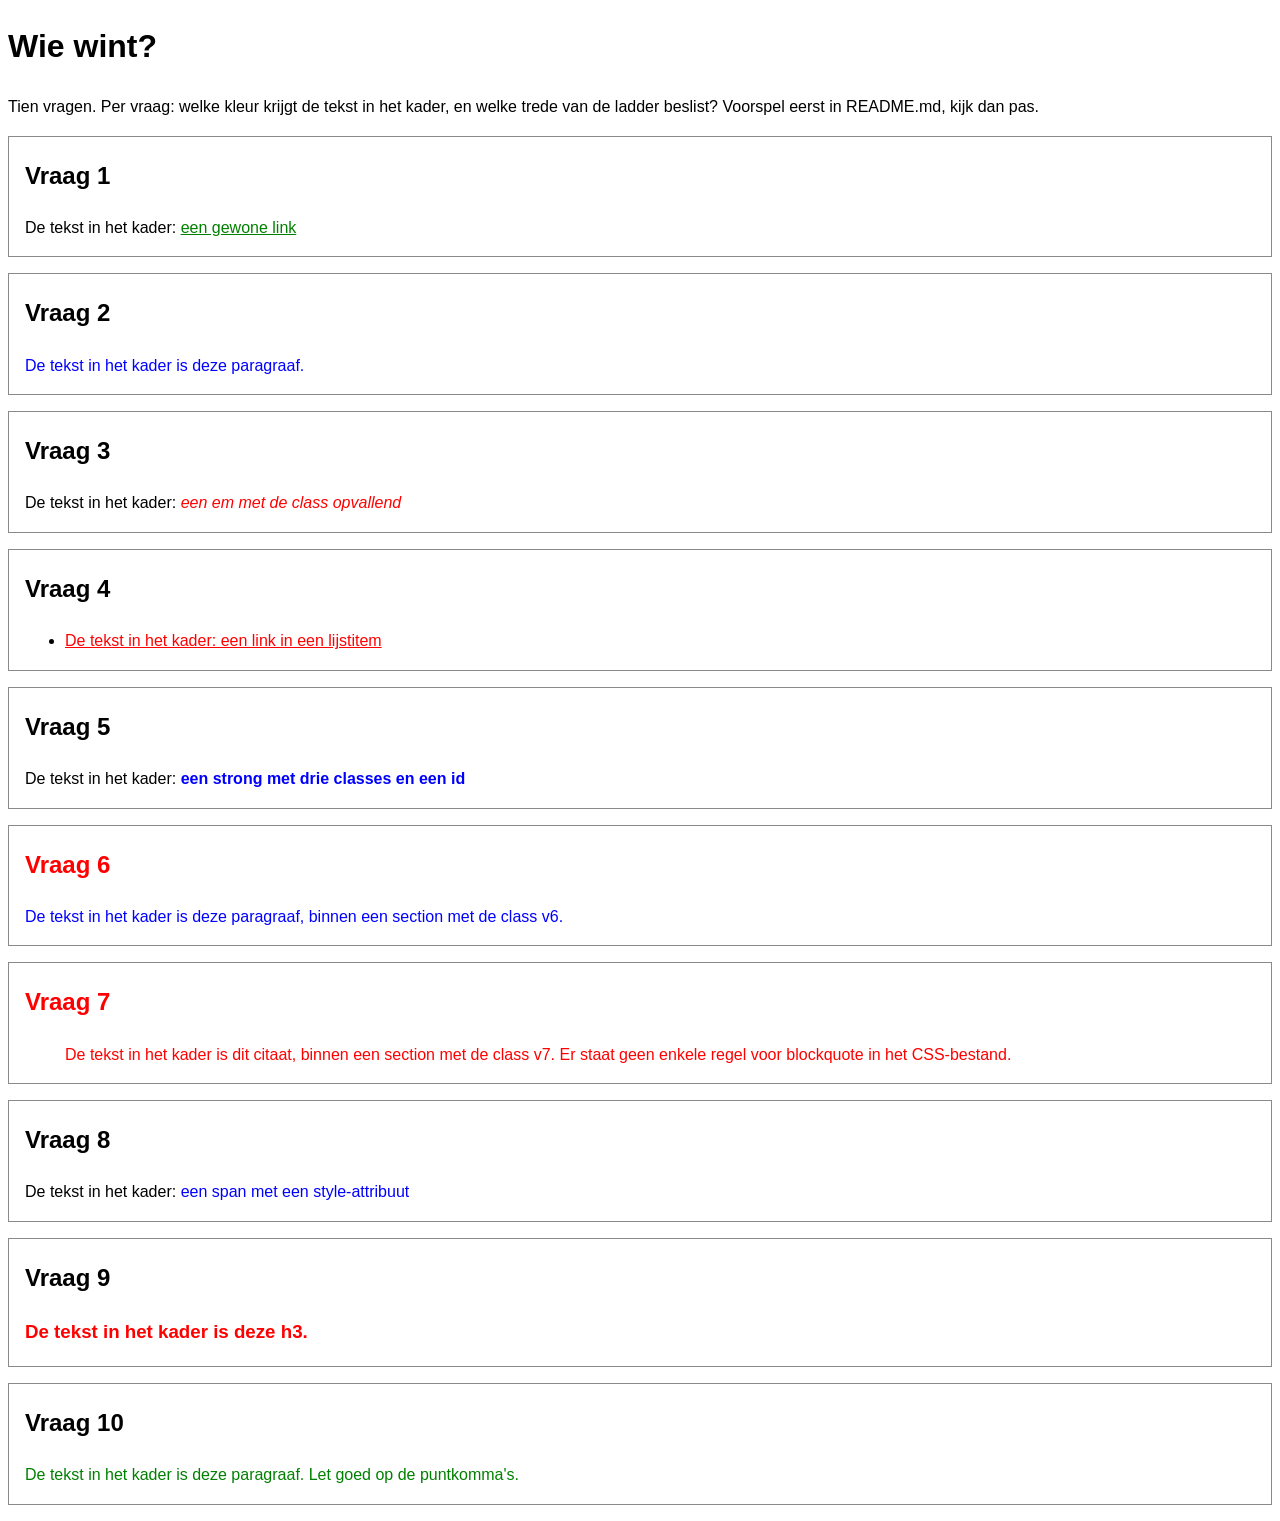
<file: labo-02/cascade/index.html>
<!-- index.html - oefening 3: voorspel, dan kijk. Wijzig dit bestand niet. -->
<!doctype html>
<html lang="nl">
  <head>
    <meta charset="utf-8">
    <meta name="viewport" content="width=device-width, initial-scale=1">
    <title>Wie wint? Tien vragen over de cascade</title>
    <link rel="stylesheet" href="css/stijl.css">
  </head>
  <body>
    <h1>Wie wint?</h1>
    <p>Tien vragen. Per vraag: welke kleur krijgt de tekst in het kader, en welke trede van de ladder beslist? Voorspel eerst in README.md, kijk dan pas.</p>

    <section class="vraag v1">
      <h2>Vraag 1</h2>
      <p>De tekst in het kader: <a href="#">een gewone link</a></p>
    </section>

    <section class="vraag v2">
      <h2>Vraag 2</h2>
      <p class="v2-tekst">De tekst in het kader is deze paragraaf.</p>
    </section>

    <section class="vraag v3">
      <h2>Vraag 3</h2>
      <p>De tekst in het kader: <em class="opvallend">een em met de class opvallend</em></p>
    </section>

    <section class="vraag v4">
      <h2>Vraag 4</h2>
      <ul>
        <li><a href="#">De tekst in het kader: een link in een lijstitem</a></li>
      </ul>
    </section>

    <section class="vraag v5">
      <h2>Vraag 5</h2>
      <p>De tekst in het kader: <strong class="een twee drie" id="v5-tekst">een strong met drie classes en een id</strong></p>
    </section>

    <section class="vraag v6">
      <h2>Vraag 6</h2>
      <p class="v6-tekst">De tekst in het kader is deze paragraaf, binnen een section met de class v6.</p>
    </section>

    <section class="vraag v7">
      <h2>Vraag 7</h2>
      <blockquote>De tekst in het kader is dit citaat, binnen een section met de class v7. Er staat geen enkele regel voor blockquote in het CSS-bestand.</blockquote>
    </section>

    <section class="vraag v8">
      <h2>Vraag 8</h2>
      <p>De tekst in het kader: <span class="v8-tekst" style="color: blue">een span met een style-attribuut</span></p>
    </section>

    <section class="vraag v9">
      <h2>Vraag 9</h2>
      <h3 class="v9-tekst">De tekst in het kader is deze h3.</h3>
    </section>

    <section class="vraag v10">
      <h2>Vraag 10</h2>
      <p class="v10-tekst">De tekst in het kader is deze paragraaf. Let goed op de puntkomma's.</p>
    </section>
  </body>
</html>
</file>
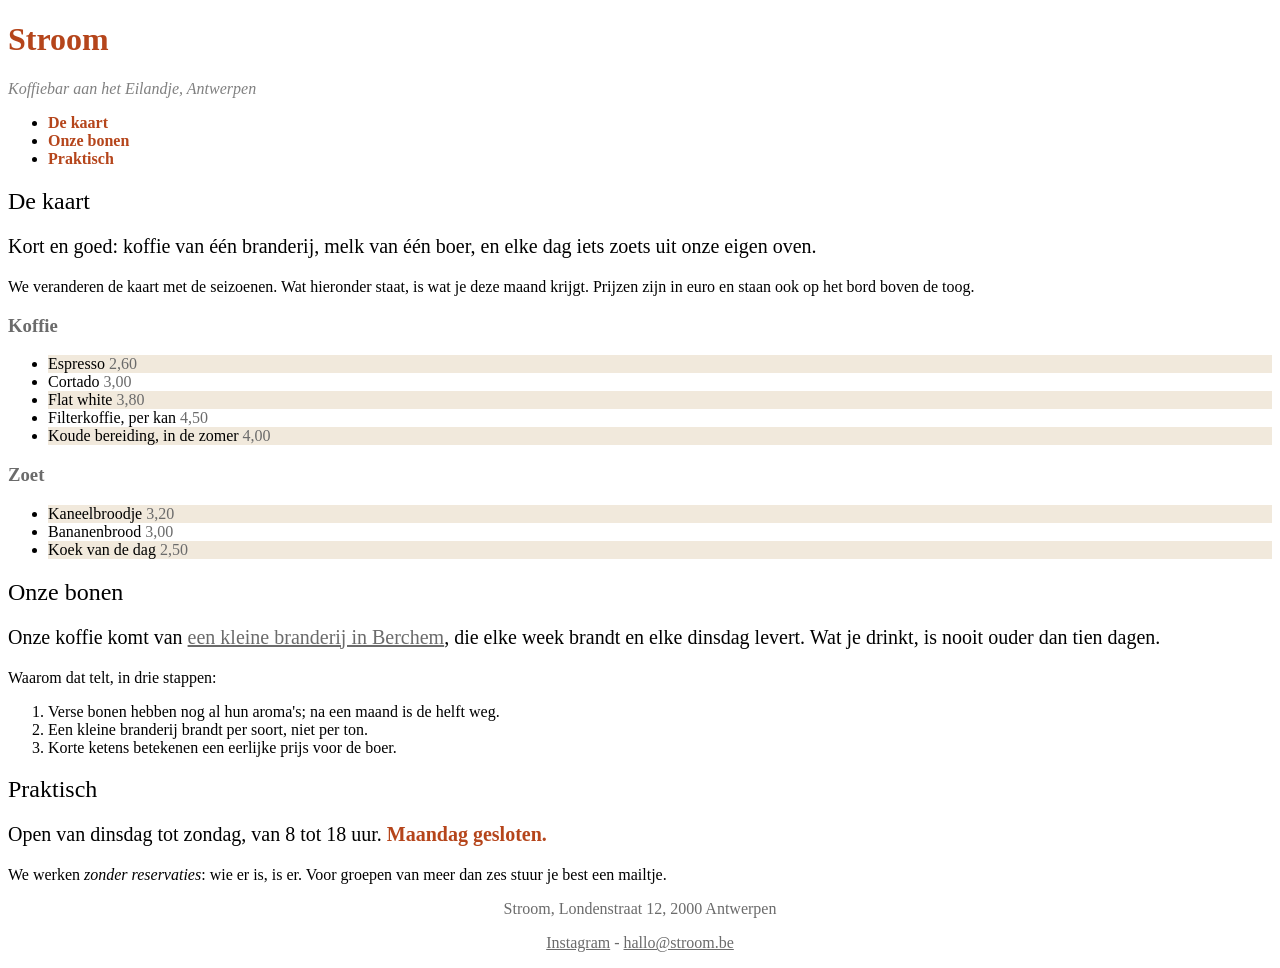
<file: labo-02/nabouw/index.html>
<!-- index.html - nabouw labo 2. Dit bestand mag je NIET wijzigen: geen class erbij, geen element verplaatst, geen style-attribuut. Jij schrijft css/stijl.css. -->
<!--
  Wat het screenshot niet kan tonen (hover en focus):
  - links in de navigatie: accentkleur, vet, geen onderstreping;
    bij hover en focus: inktkleur en onderstreept
  - links in main: accentkleur, onderstreept;
    bij hover en focus: papierkleur op een achtergrond in de accentkleur
  - links in de footer: gedempte kleur; bij hover en focus: accentkleur
-->
<!doctype html>
<html lang="nl">
  <head>
    <meta charset="utf-8">
    <meta name="viewport" content="width=device-width, initial-scale=1">
    <title>Stroom - koffiebar aan het Eilandje</title>
    <link rel="stylesheet" href="css/stijl.css">
  </head>
  <body>
    <header>
      <h1>Stroom</h1>
      <p class="slogan">Koffiebar aan het Eilandje, Antwerpen</p>
      <nav>
        <ul>
          <li><a href="#kaart">De kaart</a></li>
          <li><a href="#bonen">Onze bonen</a></li>
          <li><a href="#praktisch">Praktisch</a></li>
        </ul>
      </nav>
    </header>

    <main>
      <article>
        <h2 id="kaart">De kaart</h2>
        <p class="intro">Kort en goed: koffie van één branderij, melk van één boer, en elke dag iets zoets uit onze eigen oven.</p>
        <p>We veranderen de kaart met de seizoenen. Wat hieronder staat, is wat je deze maand krijgt. Prijzen zijn in euro en staan ook op het bord boven de toog.</p>

        <h3>Koffie</h3>
        <ul class="kaart">
          <li>Espresso <span class="prijs">2,60</span></li>
          <li>Cortado <span class="prijs">3,00</span></li>
          <li>Flat white <span class="prijs">3,80</span></li>
          <li>Filterkoffie, per kan <span class="prijs">4,50</span></li>
          <li>Koude bereiding, in de zomer <span class="prijs">4,00</span></li>
        </ul>

        <h3>Zoet</h3>
        <ul class="kaart">
          <li>Kaneelbroodje <span class="prijs">3,20</span></li>
          <li>Bananenbrood <span class="prijs">3,00</span></li>
          <li>Koek van de dag <span class="prijs">2,50</span></li>
        </ul>

        <h2 id="bonen">Onze bonen</h2>
        <p>Onze koffie komt van <a href="https://www.example.be">een kleine branderij in Berchem</a>, die elke week brandt en elke dinsdag levert. Wat je drinkt, is nooit ouder dan tien dagen.</p>
        <p>Waarom dat telt, in drie stappen:</p>
        <ol>
          <li>Verse bonen hebben nog al hun aroma's; na een maand is de helft weg.</li>
          <li>Een kleine branderij brandt per soort, niet per ton.</li>
          <li>Korte ketens betekenen een eerlijke prijs voor de boer.</li>
        </ol>

        <h2 id="praktisch">Praktisch</h2>
        <p>Open van dinsdag tot zondag, van 8 tot 18 uur. <strong>Maandag gesloten.</strong></p>
        <p>We werken <em>zonder reservaties</em>: wie er is, is er. Voor groepen van meer dan zes stuur je best een mailtje.</p>
      </article>
    </main>

    <footer>
      <p>Stroom, Londenstraat 12, 2000 Antwerpen</p>
      <p><a href="https://www.instagram.com">Instagram</a> - <a href="mailto:hallo@stroom.be">hallo@stroom.be</a></p>
    </footer>
  </body>
</html>
</file>
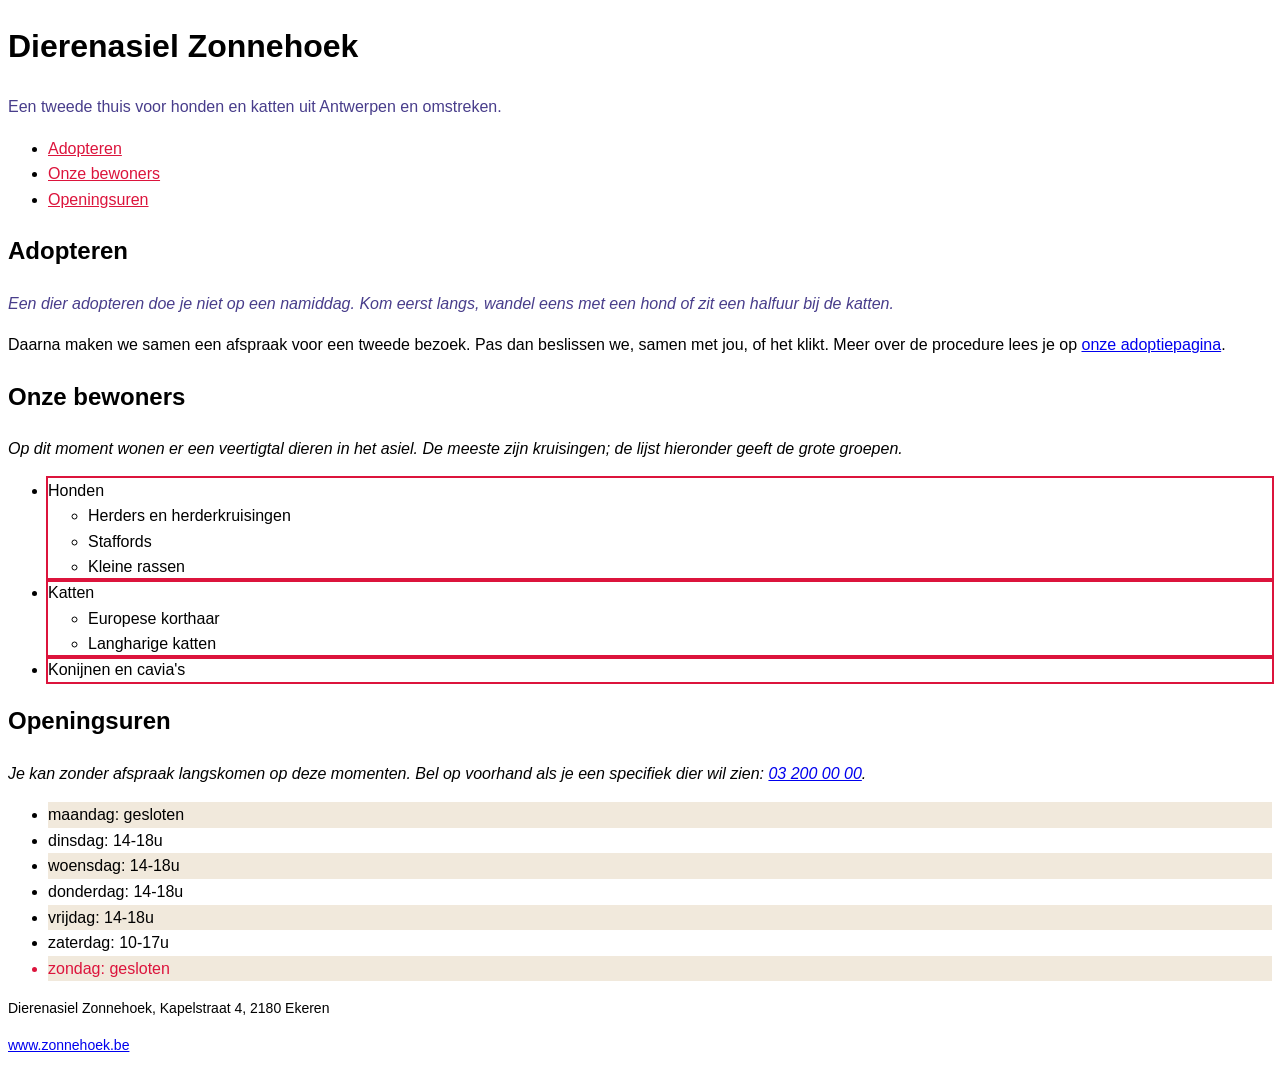
<file: labo-02/selectors/index.html>
<!-- index.html - oefening 2: selectors. Wijzig dit bestand niet; alles wat je nodig hebt, staat erin. -->
<!doctype html>
<html lang="nl">
  <head>
    <meta charset="utf-8">
    <meta name="viewport" content="width=device-width, initial-scale=1">
    <title>Dierenasiel Zonnehoek</title>
    <link rel="stylesheet" href="css/stijl.css">
  </head>
  <body>
    <header>
      <h1>Dierenasiel Zonnehoek</h1>
      <p class="slogan">Een tweede thuis voor honden en katten uit Antwerpen en omstreken.</p>
      <nav>
        <ul>
          <li><a href="#adopteren">Adopteren</a></li>
          <li><a href="#rassen">Onze bewoners</a></li>
          <li><a href="#uren">Openingsuren</a></li>
        </ul>
      </nav>
    </header>

    <main>
      <article>
        <h2 id="adopteren">Adopteren</h2>
        <p class="intro">Een dier adopteren doe je niet op een namiddag. Kom eerst langs, wandel eens met een hond of zit een halfuur bij de katten.</p>
        <p>Daarna maken we samen een afspraak voor een tweede bezoek. Pas dan beslissen we, samen met jou, of het klikt. Meer over de procedure lees je op <a href="https://www.zonnehoek.be/adoptie">onze adoptiepagina</a>.</p>

        <h2 id="rassen">Onze bewoners</h2>
        <p>Op dit moment wonen er een veertigtal dieren in het asiel. De meeste zijn kruisingen; de lijst hieronder geeft de grote groepen.</p>
        <ul class="rassen">
          <li>Honden
            <ul>
              <li>Herders en herderkruisingen</li>
              <li>Staffords</li>
              <li>Kleine rassen</li>
            </ul>
          </li>
          <li>Katten
            <ul>
              <li>Europese korthaar</li>
              <li>Langharige katten</li>
            </ul>
          </li>
          <li>Konijnen en cavia's</li>
        </ul>

        <h2 id="uren">Openingsuren</h2>
        <p>Je kan zonder afspraak langskomen op deze momenten. Bel op voorhand als je een specifiek dier wil zien: <a href="tel:+3232000000">03 200 00 00</a>.</p>
        <ul class="uren">
          <li>maandag: gesloten</li>
          <li>dinsdag: 14-18u</li>
          <li>woensdag: 14-18u</li>
          <li>donderdag: 14-18u</li>
          <li>vrijdag: 14-18u</li>
          <li>zaterdag: 10-17u</li>
          <li>zondag: gesloten</li>
        </ul>
      </article>
    </main>

    <footer>
      <p>Dierenasiel Zonnehoek, Kapelstraat 4, 2180 Ekeren</p>
      <p><a href="https://www.zonnehoek.be">www.zonnehoek.be</a></p>
    </footer>
  </body>
</html>
</file>
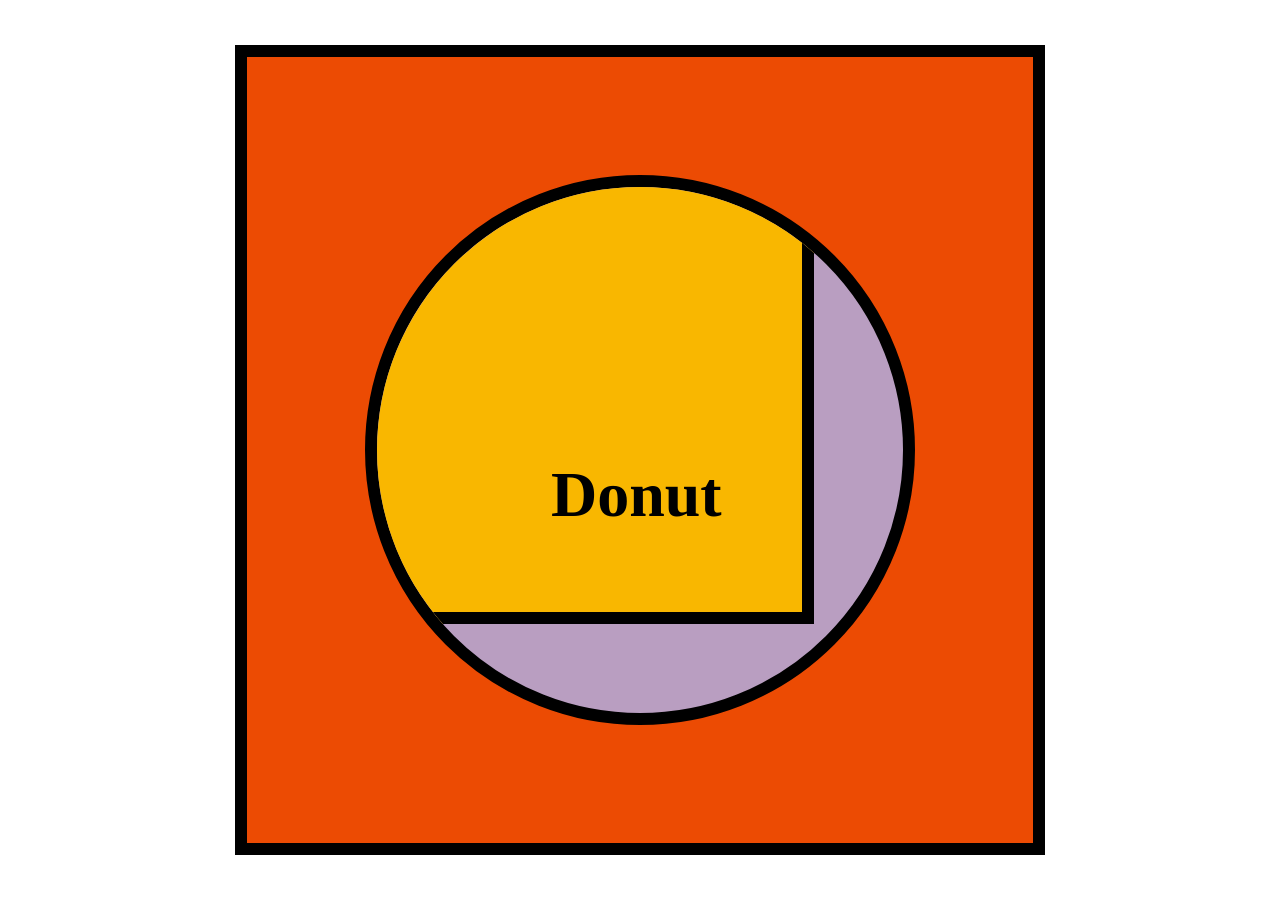
<file: labo-03/donut/index.html>
<!doctype html>
<html lang="en">
<head>
  <meta charset="utf-8">
  <meta name="viewport" content="width=device-width, initial-scale=1">
  <title>Labo 3 - Donut</title>
  <link rel="stylesheet" href="css/reset.css">
  <link rel="stylesheet" href="css/stijl.css">
</head>
<body>
  <!-- Do not change this file. Write your CSS in css/stijl.css. -->
  <main>
    <div>
      <h1>Donut</h1>
    </div>
  </main>
</body>
</html>
</file>
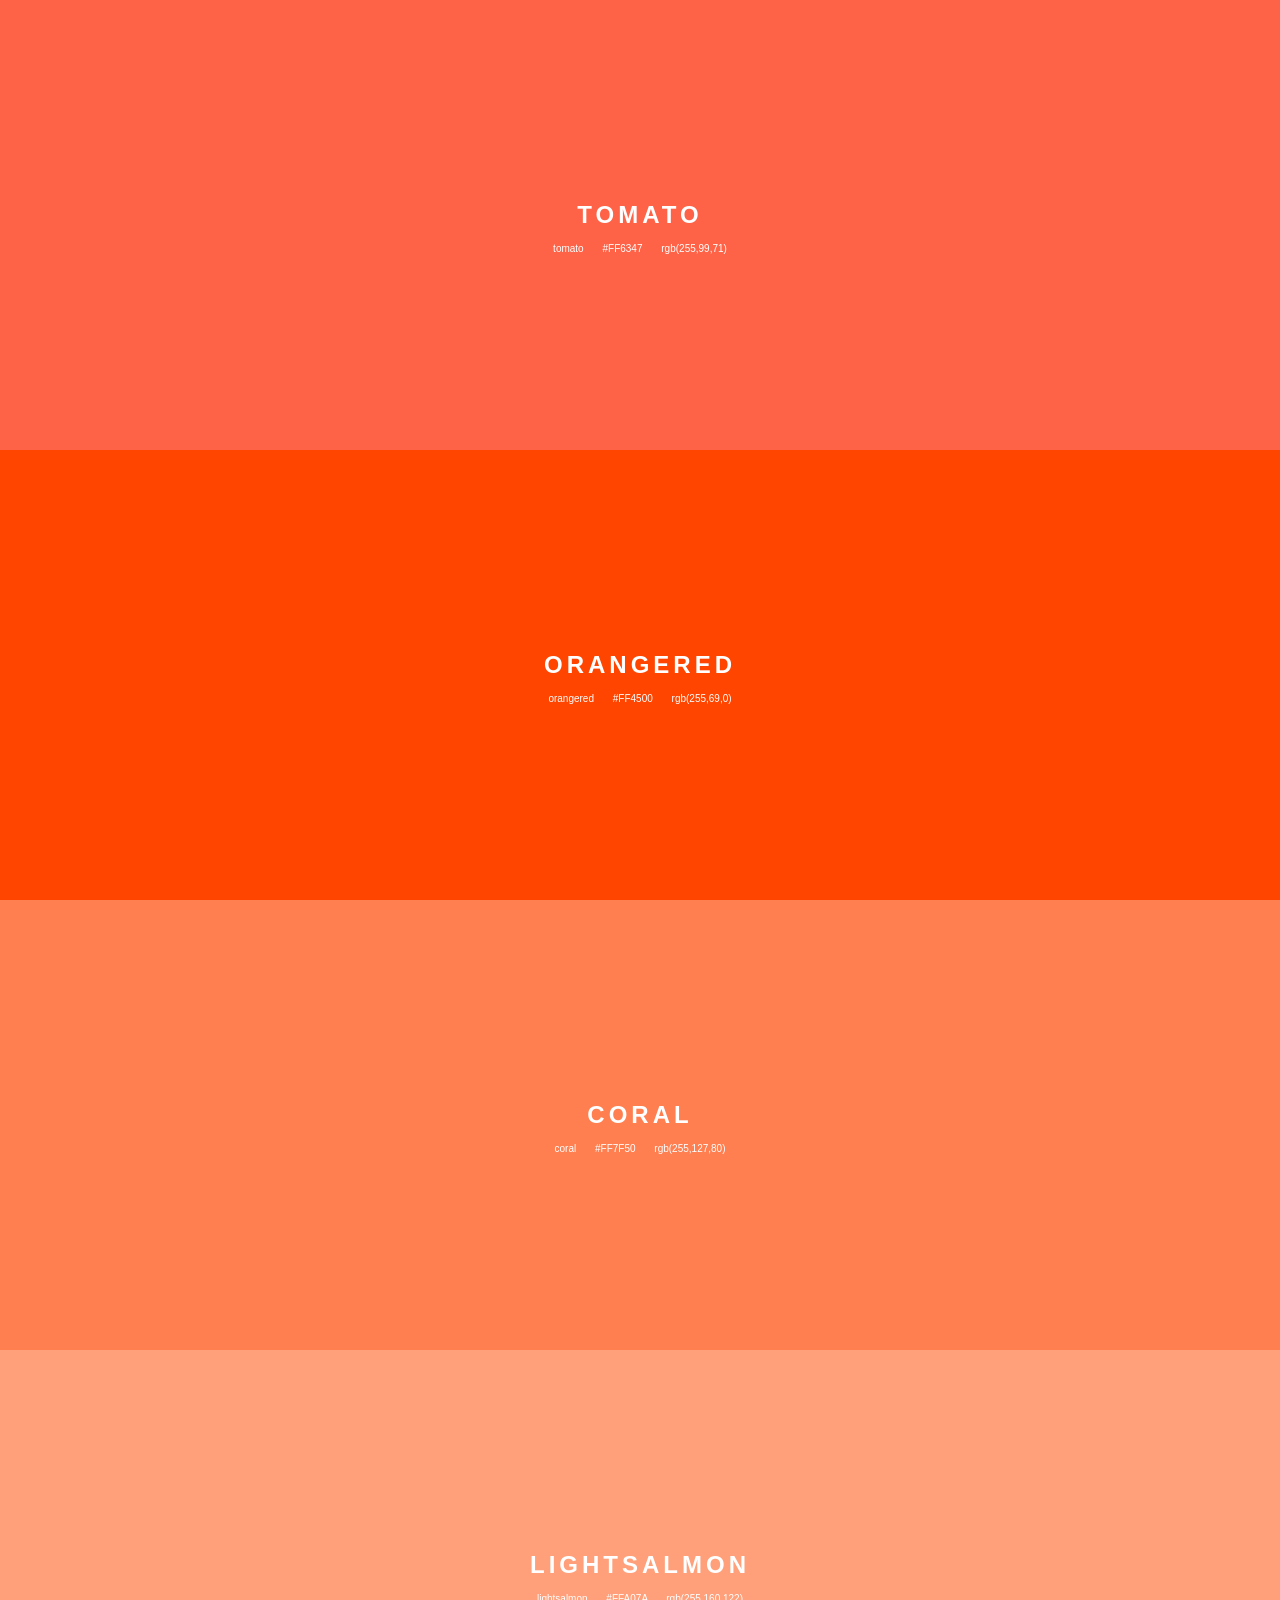
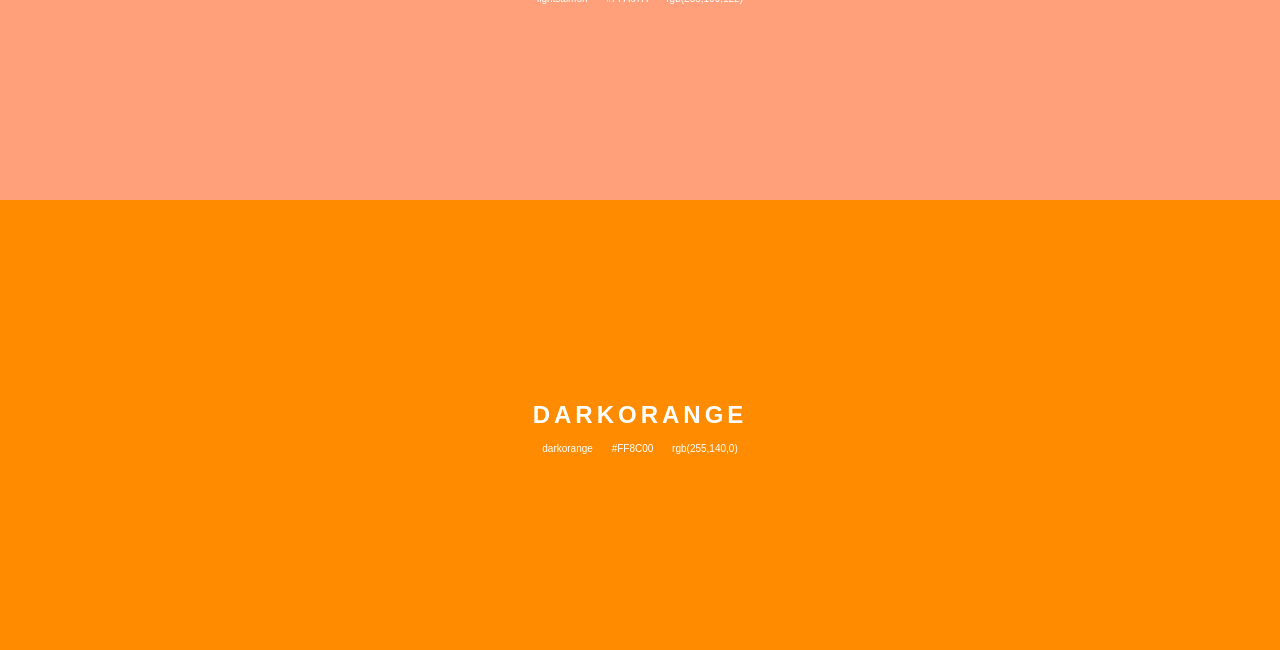
<file: labo-03/kleuren/index.html>
<!doctype html>
<html lang="en">
<head>
  <meta charset="utf-8">
  <meta name="viewport" content="width=device-width, initial-scale=1">
  <title>Labo 3 - Kleurenstalen</title>
  <link rel="stylesheet" href="css/reset.css">
  <link rel="stylesheet" href="css/stijl.css">
</head>
<body>
  <!-- Do not change this file. Write your CSS in css/stijl.css. -->
  <ul>
    <li class="tomato">
      <h2>TOMATO</h2>
      <p class="codes"><span>tomato</span> <span>#FF6347</span> <span>rgb(255,99,71)</span></p>
    </li>
    <li class="orangered">
      <h2>ORANGERED</h2>
      <p class="codes"><span>orangered</span> <span>#FF4500</span> <span>rgb(255,69,0)</span></p>
    </li>
    <li class="coral">
      <h2>CORAL</h2>
      <p class="codes"><span>coral</span> <span>#FF7F50</span> <span>rgb(255,127,80)</span></p>
    </li>
    <li class="lightsalmon">
      <h2>LIGHTSALMON</h2>
      <p class="codes"><span>lightsalmon</span> <span>#FFA07A</span> <span>rgb(255,160,122)</span></p>
    </li>
    <li class="darkorange">
      <h2>DARKORANGE</h2>
      <p class="codes"><span>darkorange</span> <span>#FF8C00</span> <span>rgb(255,140,0)</span></p>
    </li>
  </ul>
</body>
</html>
</file>
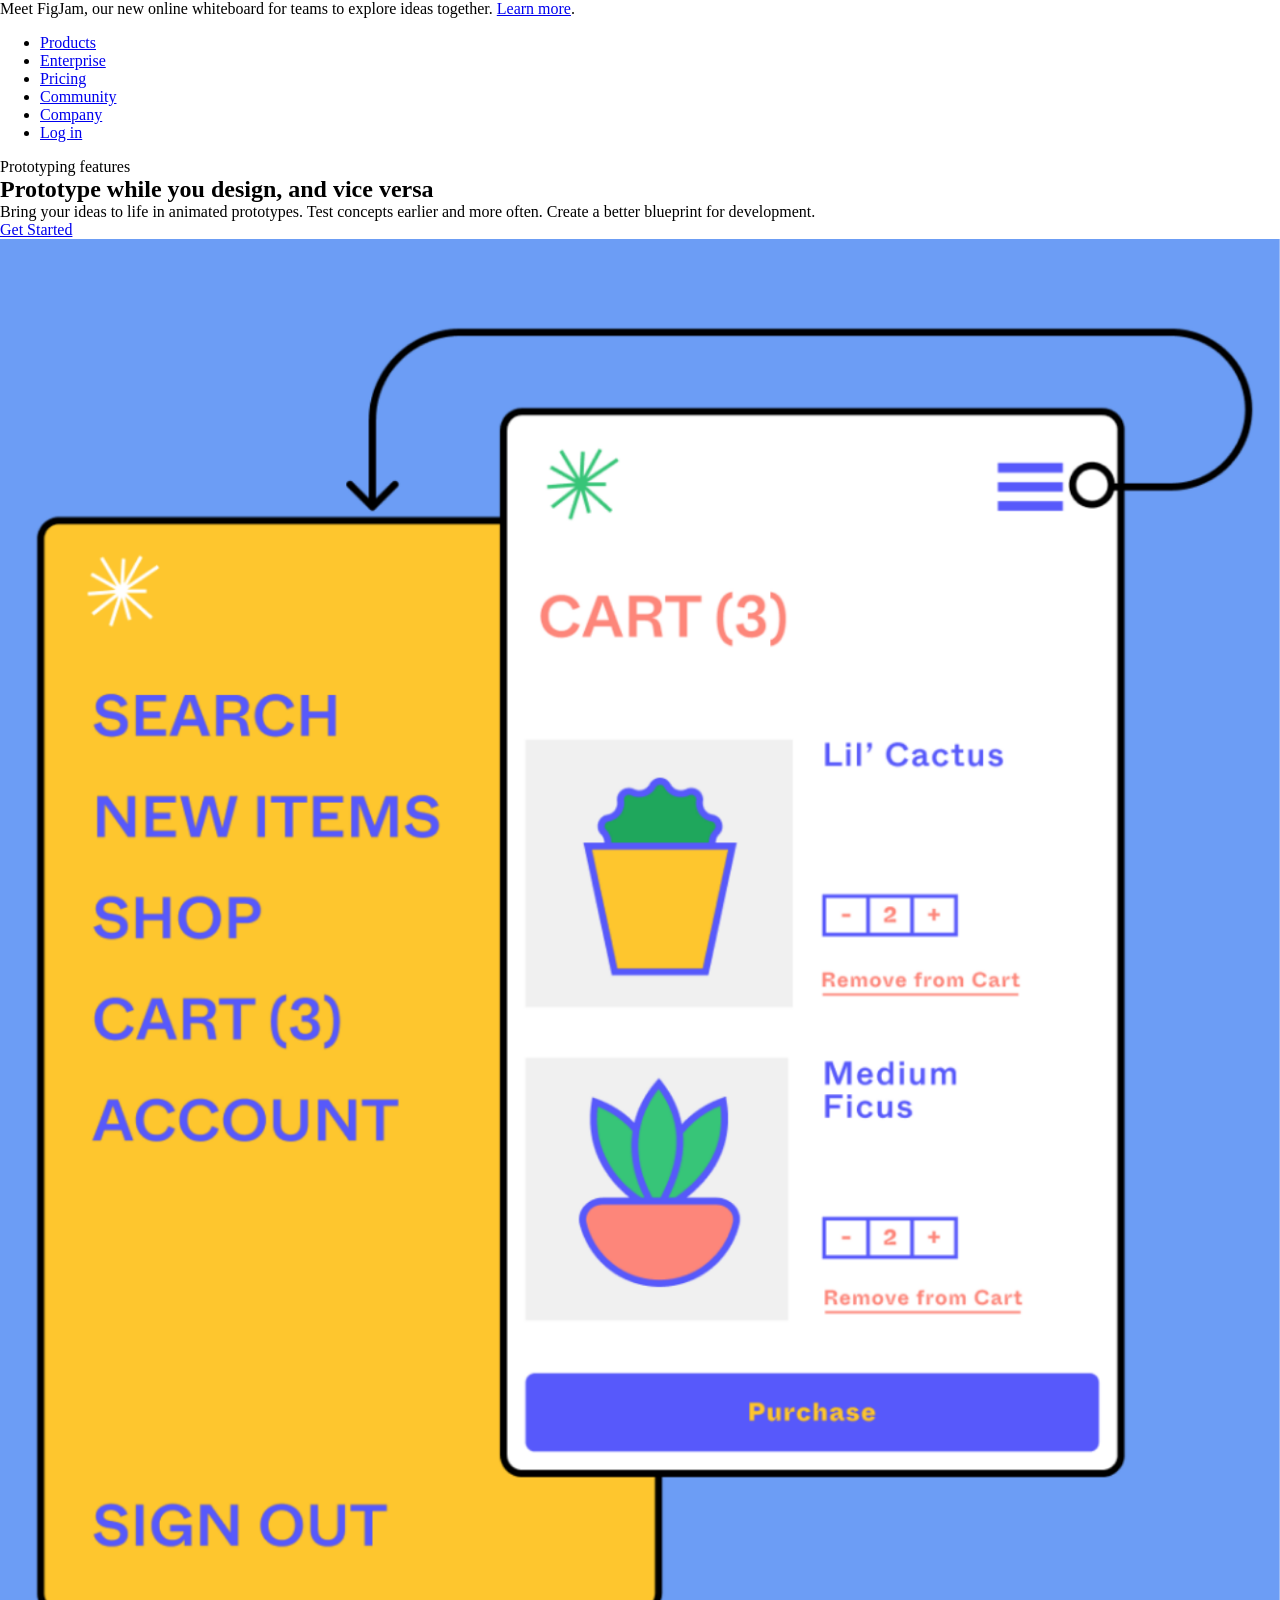
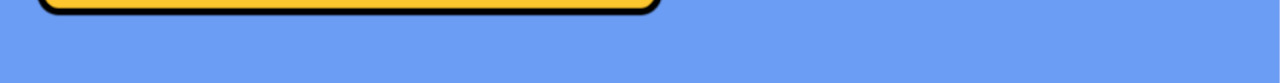
<file: labo-03/landing/index.html>
<!doctype html>
<html lang="en">
<head>
  <meta charset="utf-8">
  <meta name="viewport" content="width=device-width, initial-scale=1">
  <title>Labo 3 - Landingspagina</title>
  <link rel="stylesheet" href="css/reset.css">
  <link rel="stylesheet" href="css/stijl.css">
</head>
<body>
  <!-- Do not change this file. Write your CSS in css/stijl.css.
       Not visible in the screenshot: on :hover and :focus the links in the
       banner and in the navigation get an underline, and the button turns
       dark grey (#333333) instead of black. -->
  <div class="banner">
    <p>Meet FigJam, our new online whiteboard for teams to explore ideas together. <a href="#">Learn more</a>.</p>
  </div>
  <header>
    <nav>
      <ul>
        <li><a href="#">Products</a></li>
        <li><a href="#">Enterprise</a></li>
        <li><a href="#">Pricing</a></li>
        <li><a href="#">Community</a></li>
        <li><a href="#">Company</a></li>
        <li><a href="#">Log in</a></li>
      </ul>
    </nav>
  </header>
  <main>
    <article>
      <p class="bovenkop">Prototyping features</p>
      <h1>Prototype while you design, and vice versa</h1>
      <p>Bring your ideas to life in animated prototypes. Test concepts earlier and more often. Create a better blueprint for development.</p>
      <a href="#" class="knop">Get Started</a>
    </article><!-- no whitespace between these two tags: see syllabus 3.7 --><div class="afbeelding">
      <img src="afbeeldingen/prototype.png" alt="Prototype of a plant shop: a yellow menu panel next to a white cart screen">
    </div>
  </main>
</body>
</html>
</file>
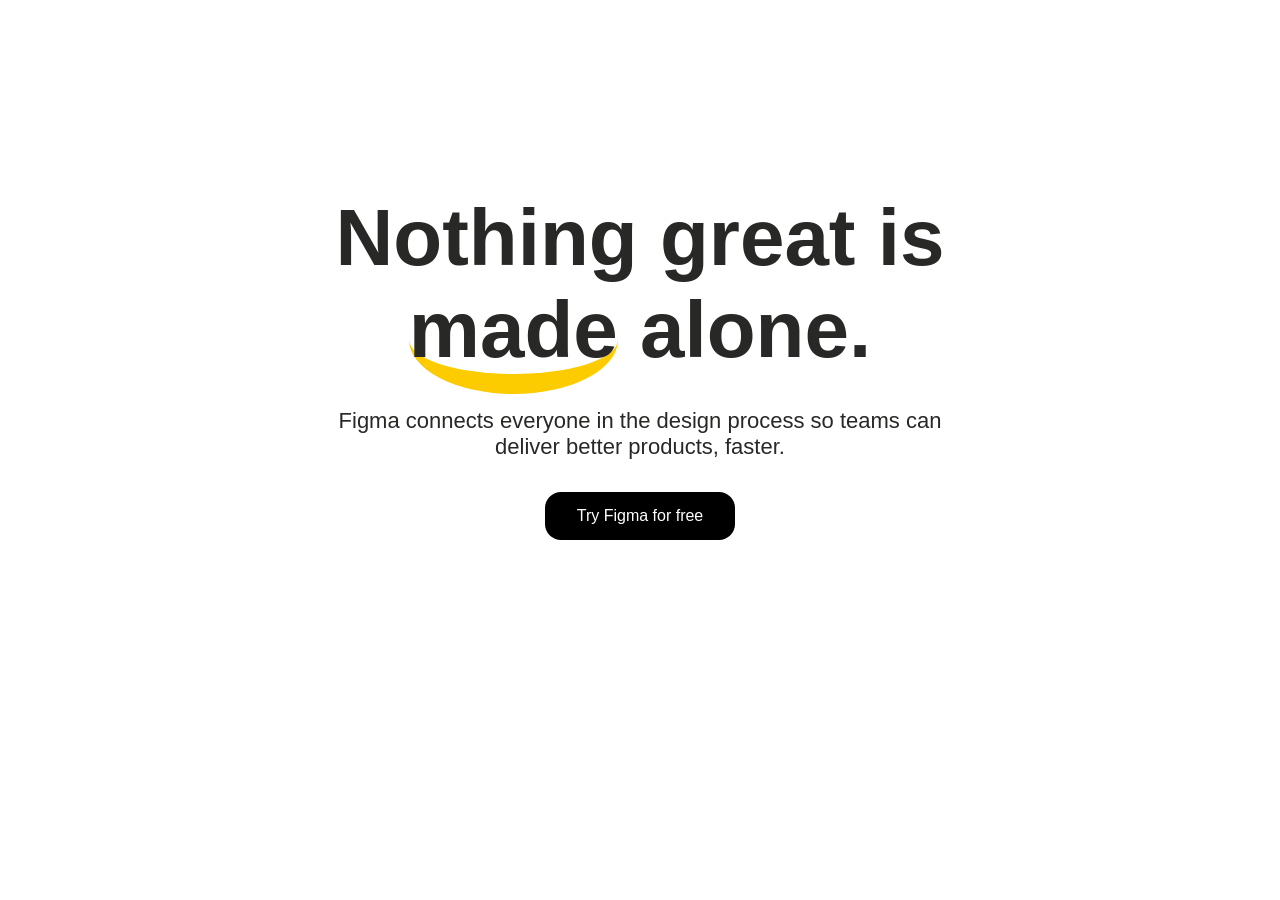
<file: labo-03/slogan/index.html>
<!doctype html>
<html lang="en">
<head>
  <meta charset="utf-8">
  <meta name="viewport" content="width=device-width, initial-scale=1">
  <title>Labo 3 - Slogan</title>
  <link rel="stylesheet" href="css/reset.css">
  <link rel="stylesheet" href="css/stijl.css">
</head>
<body>
  <!-- Do not change this file. Write your CSS in css/stijl.css.
       Not visible in the screenshot: on :hover and :focus the button turns
       dark grey (#333333) instead of black. -->
  <h2>Nothing great is <span>made</span> alone.</h2>
  <p>Figma connects everyone in the design process so teams can deliver better products, faster.</p>
  <a href="https://www.figma.com">Try Figma for free</a>
</body>
</html>
</file>
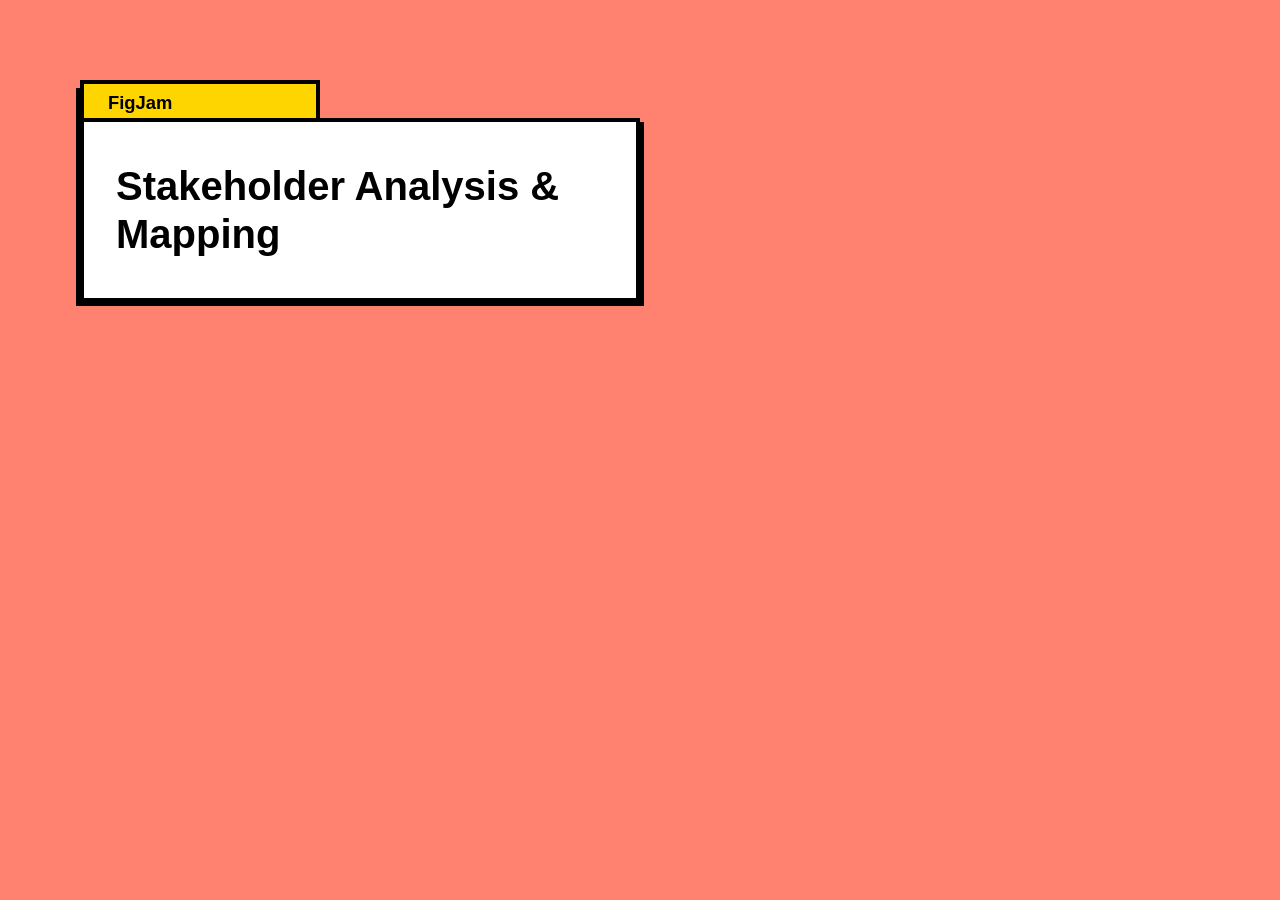
<file: labo-03/tabblad/index.html>
<!doctype html>
<html lang="en">
<head>
  <meta charset="utf-8">
  <meta name="viewport" content="width=device-width, initial-scale=1">
  <title>Labo 3 - Tabblad</title>
  <link rel="stylesheet" href="css/reset.css">
  <link rel="stylesheet" href="css/stijl.css">
</head>
<body>
  <!-- Do not change this file. Write your CSS in css/stijl.css. -->
  <h1>FigJam</h1>
  <h2>Stakeholder Analysis &amp; Mapping</h2>
</body>
</html>
</file>
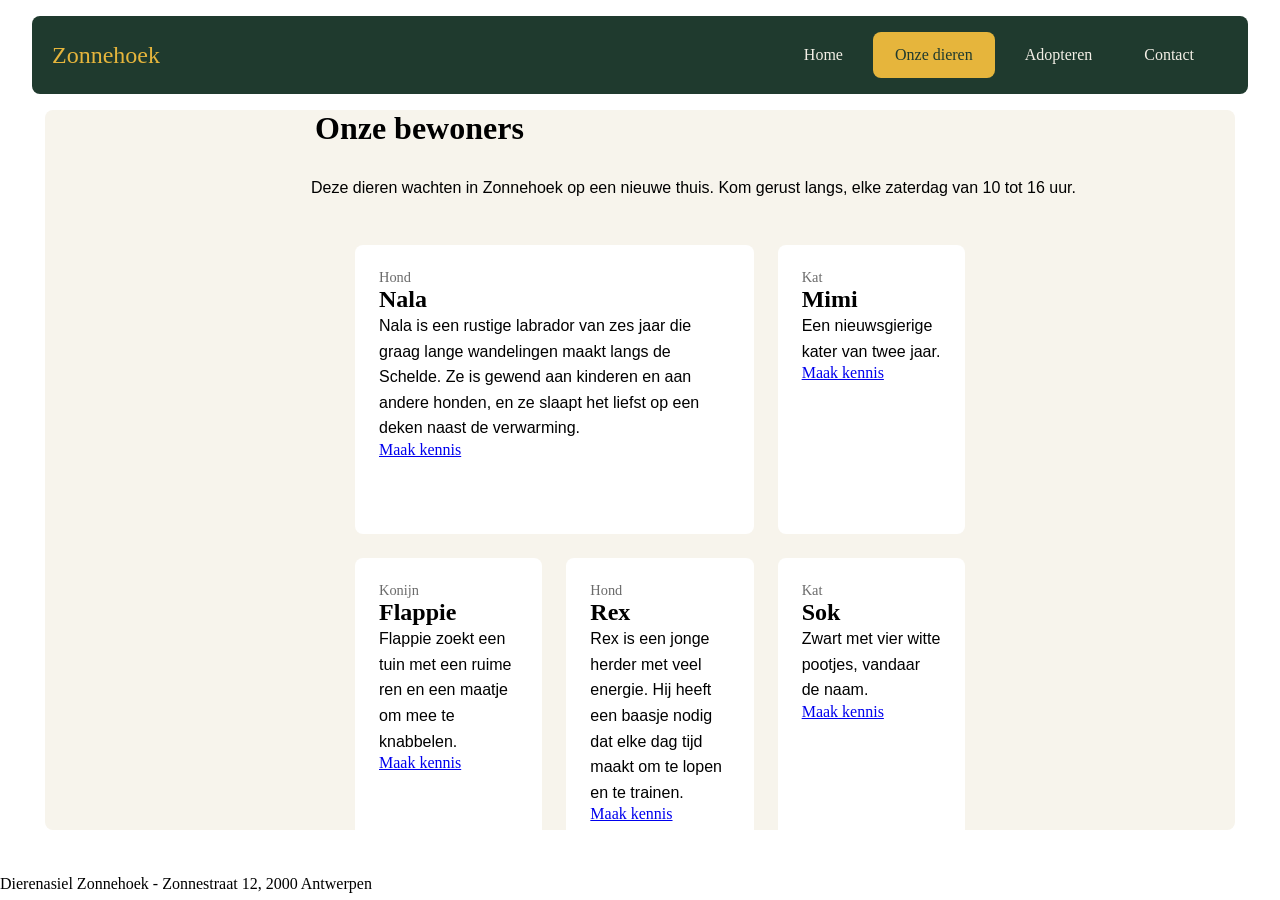
<file: labo-04/dierenasiel/index.html>
<!doctype html>
<html lang="nl">
<head>
  <meta charset="utf-8">
  <meta name="viewport" content="width=device-width, initial-scale=1">
  <title>Labo 4 - Dierenasiel Zonnehoek</title>
  <link rel="stylesheet" href="css/reset.css">
  <link rel="stylesheet" href="css/stijl.css">
</head>
<body>
  <!-- Do not change this file. Write your CSS in css/stijl.css.
       Not visible in the screenshot: on :hover and :focus the links in the
       navigation get an underline, and a button turns dark (#2b2b2b). -->
  <header>
    <a class="logo" href="index.html">Zonnehoek</a>
    <nav>
      <ul>
        <li><a href="index.html">Home</a></li>
        <li><a href="dieren.html" class="actief">Onze dieren</a></li>
        <li><a href="adopteren.html">Adopteren</a></li>
        <li><a href="contact.html">Contact</a></li>
      </ul>
    </nav>
  </header>
  <main>
    <h1>Onze bewoners</h1>
    <p class="intro">Deze dieren wachten in Zonnehoek op een nieuwe thuis. Kom gerust langs, elke zaterdag van 10 tot 16 uur.</p>
    <ul class="kaarten">
      <li class="kaart uitgelicht">
        <p class="soort">Hond</p>
        <h2>Nala</h2>
        <p class="beschrijving">Nala is een rustige labrador van zes jaar die graag lange wandelingen maakt langs de Schelde. Ze is gewend aan kinderen en aan andere honden, en ze slaapt het liefst op een deken naast de verwarming.</p>
        <a class="knop" href="#">Maak kennis</a>
      </li>
      <li class="kaart">
        <p class="soort">Kat</p>
        <h2>Mimi</h2>
        <p class="beschrijving">Een nieuwsgierige kater van twee jaar.</p>
        <a class="knop" href="#">Maak kennis</a>
      </li>
      <li class="kaart">
        <p class="soort">Konijn</p>
        <h2>Flappie</h2>
        <p class="beschrijving">Flappie zoekt een tuin met een ruime ren en een maatje om mee te knabbelen.</p>
        <a class="knop" href="#">Maak kennis</a>
      </li>
      <li class="kaart">
        <p class="soort">Hond</p>
        <h2>Rex</h2>
        <p class="beschrijving">Rex is een jonge herder met veel energie. Hij heeft een baasje nodig dat elke dag tijd maakt om te lopen en te trainen.</p>
        <a class="knop" href="#">Maak kennis</a>
      </li>
      <li class="kaart">
        <p class="soort">Kat</p>
        <h2>Sok</h2>
        <p class="beschrijving">Zwart met vier witte pootjes, vandaar de naam.</p>
        <a class="knop" href="#">Maak kennis</a>
      </li>
    </ul>
  </main>
  <footer>
    <p>Dierenasiel Zonnehoek - Zonnestraat 12, 2000 Antwerpen</p>
  </footer>
</body>
</html>
</file>
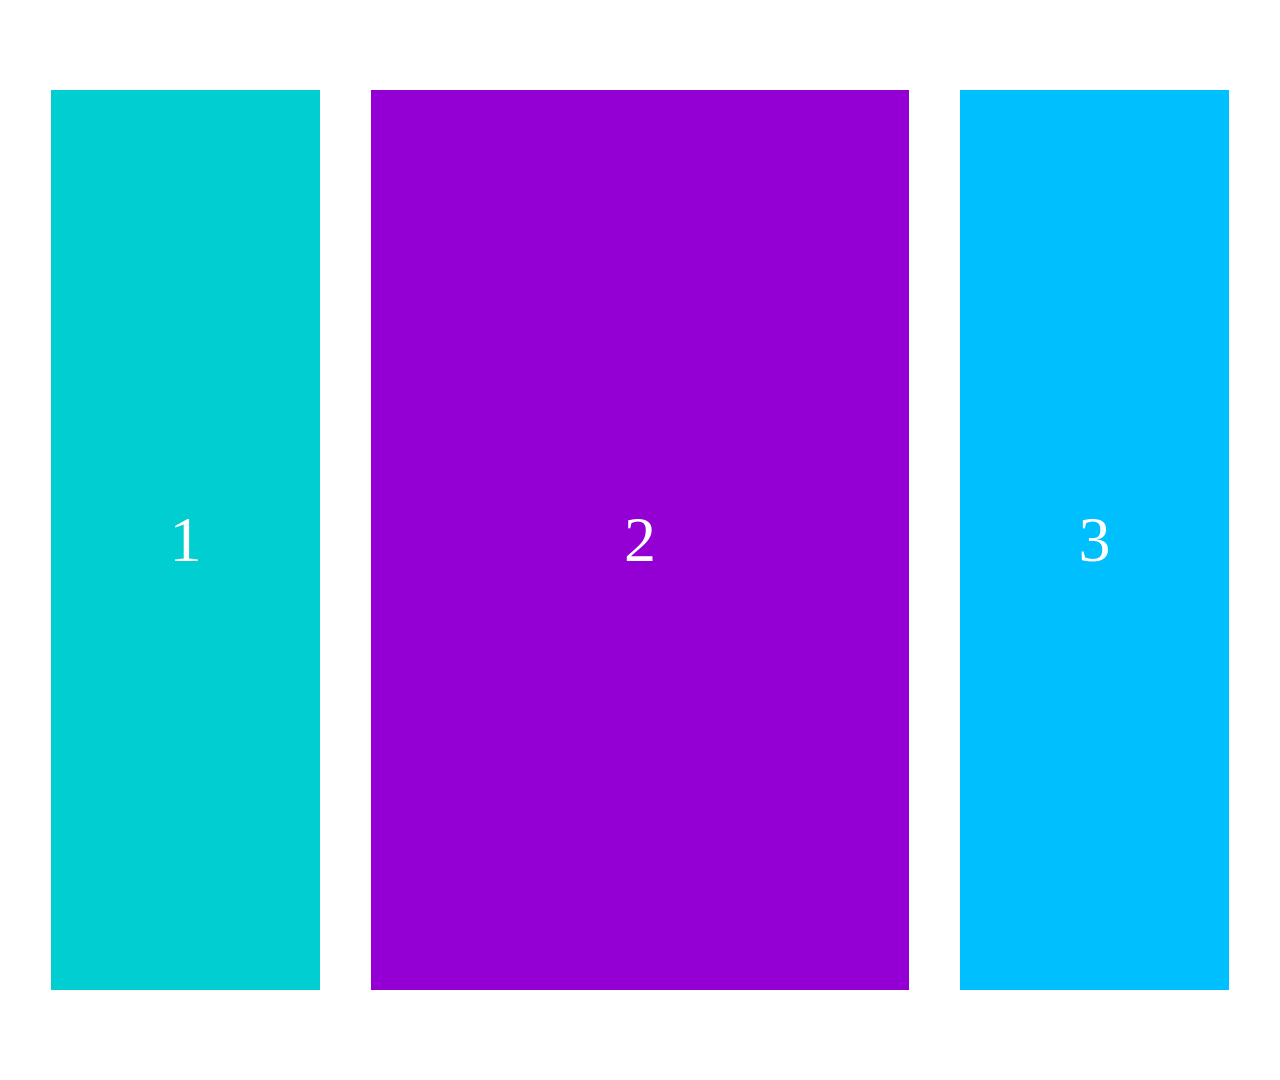
<file: labo-04/kolommen/index.html>
<!doctype html>
<html lang="nl">
<head>
  <meta charset="utf-8">
  <meta name="viewport" content="width=device-width, initial-scale=1">
  <title>Labo 4 - Drie kolommen</title>
  <link rel="stylesheet" href="css/reset.css">
  <link rel="stylesheet" href="css/stijl.css">
</head>
<body>
  <!-- Do not change this file. Write your CSS in css/stijl.css. -->
  <main>
    <div>1</div>
    <div>2</div>
    <div>3</div>
  </main>
</body>
</html>
</file>
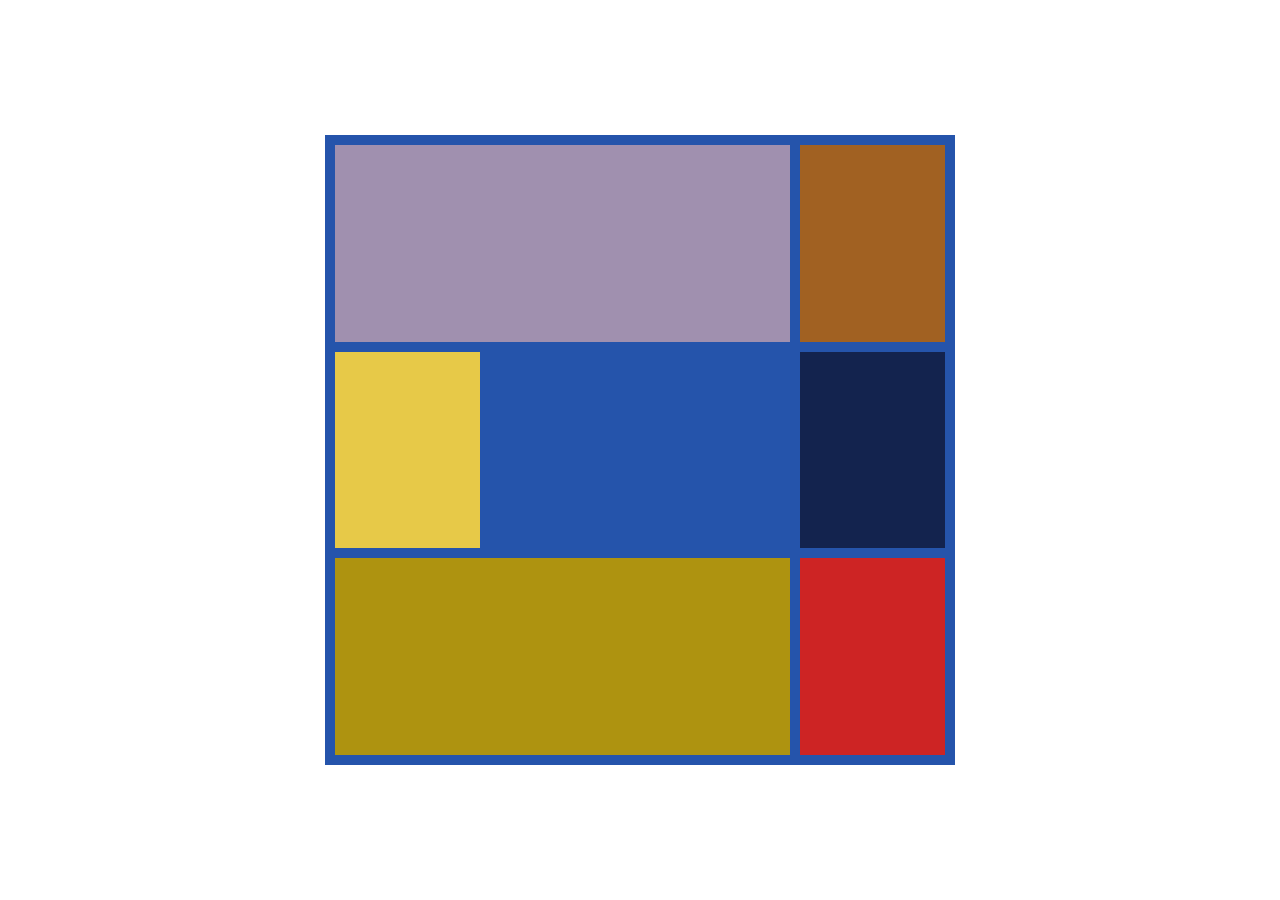
<file: labo-04/mondriaan/index.html>
<!doctype html>
<html lang="nl">
<head>
  <meta charset="utf-8">
  <meta name="viewport" content="width=device-width, initial-scale=1">
  <title>Labo 4 - Mondriaan</title>
  <link rel="stylesheet" href="css/reset.css">
  <link rel="stylesheet" href="css/stijl.css">
</head>
<body>
  <!-- Do not change this file. Write your CSS in css/stijl.css. -->
  <main class="schilderij">
    <div class="lila"></div>
    <div class="bruin"></div>
    <div class="geel"></div>
    <div class="marine"></div>
    <div class="olijf"></div>
    <div class="rood"></div>
  </main>
</body>
</html>
</file>
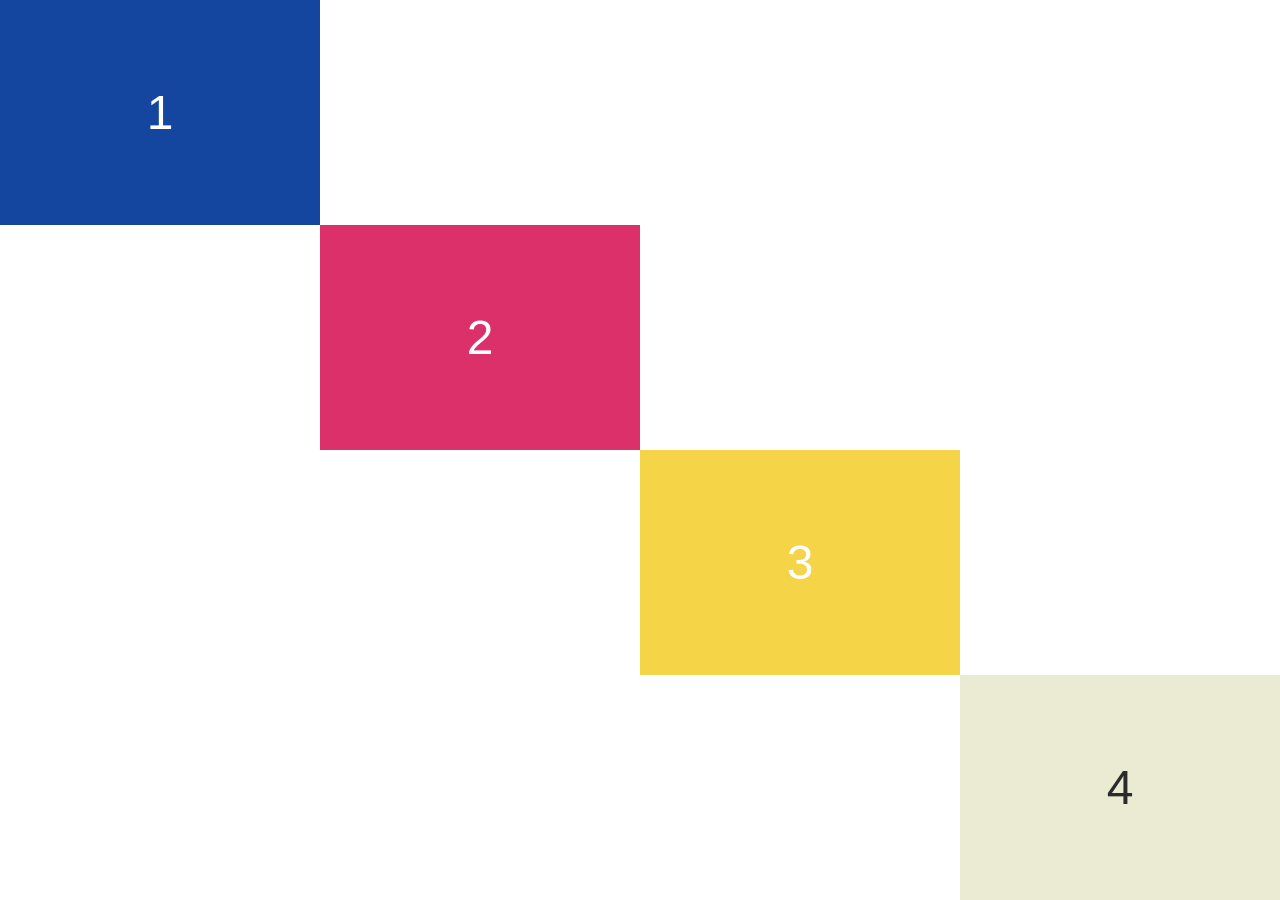
<file: labo-04/trap/index.html>
<!doctype html>
<html lang="nl">
<head>
  <meta charset="utf-8">
  <meta name="viewport" content="width=device-width, initial-scale=1">
  <title>Labo 4 - Trap</title>
  <link rel="stylesheet" href="css/reset.css">
  <link rel="stylesheet" href="css/stijl.css">
</head>
<body>
  <!-- Do not change this file. Write your CSS in css/stijl.css. -->
  <main class="trap">
    <div class="trede">1</div>
    <div class="trede">2</div>
    <div class="trede">3</div>
    <div class="trede">4</div>
  </main>
</body>
</html>
</file>
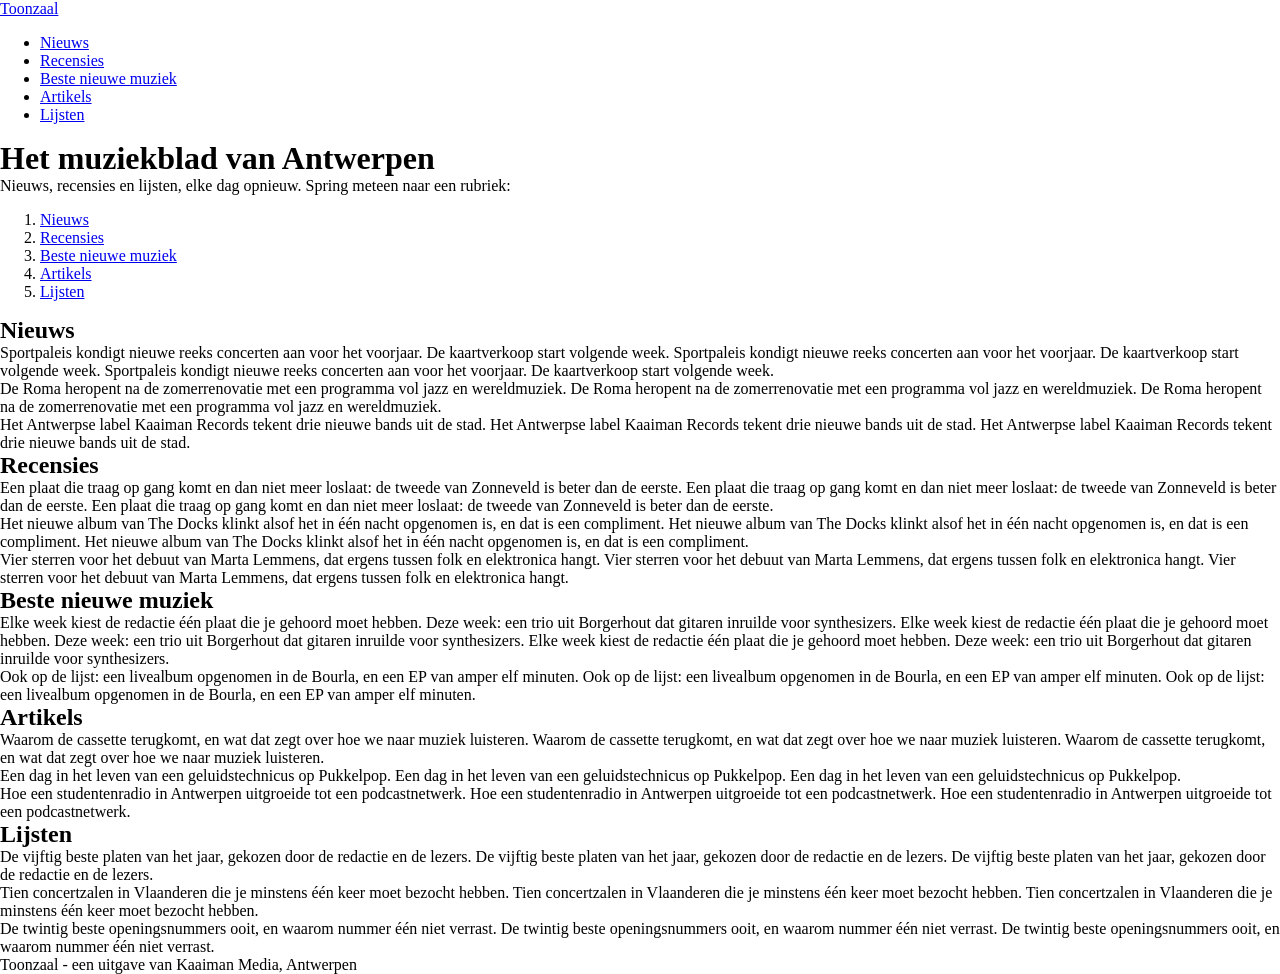
<file: labo-05/balk/index.html>
<!doctype html>
<html lang="nl">
<head>
  <meta charset="utf-8">
  <meta name="viewport" content="width=device-width, initial-scale=1">
  <title>Labo 5 - Toonzaal</title>
  <link rel="stylesheet" href="css/reset.css">
  <link rel="stylesheet" href="css/stijl.css">
</head>
<body>
  <!-- Do not change this file. Write your CSS in css/stijl.css.
       Not visible in the screenshot: on :hover and :focus a link in the bar turns white. -->
  <header>
    <a class="logo" href="index.html">Toonzaal</a>
    <nav>
      <ul>
        <li><a href="#nieuws" class="actief">Nieuws</a></li>
        <li><a href="#recensies">Recensies</a></li>
        <li><a href="#beste">Beste nieuwe muziek</a></li>
        <li><a href="#artikels">Artikels</a></li>
        <li><a href="#lijsten">Lijsten</a></li>
      </ul>
    </nav>
  </header>
  <main>
    <h1>Het muziekblad van Antwerpen</h1>
    <p class="intro">Nieuws, recensies en lijsten, elke dag opnieuw. Spring meteen naar een rubriek:</p>
    <ol class="inhoud">
        <li><a href="#nieuws">Nieuws</a></li>
        <li><a href="#recensies">Recensies</a></li>
        <li><a href="#beste">Beste nieuwe muziek</a></li>
        <li><a href="#artikels">Artikels</a></li>
        <li><a href="#lijsten">Lijsten</a></li>
    </ol>
    <section id="nieuws">
      <h2>Nieuws</h2>
      <p>Sportpaleis kondigt nieuwe reeks concerten aan voor het voorjaar. De kaartverkoop start volgende week. Sportpaleis kondigt nieuwe reeks concerten aan voor het voorjaar. De kaartverkoop start volgende week. Sportpaleis kondigt nieuwe reeks concerten aan voor het voorjaar. De kaartverkoop start volgende week.</p>
      <p>De Roma heropent na de zomerrenovatie met een programma vol jazz en wereldmuziek. De Roma heropent na de zomerrenovatie met een programma vol jazz en wereldmuziek. De Roma heropent na de zomerrenovatie met een programma vol jazz en wereldmuziek.</p>
      <p>Het Antwerpse label Kaaiman Records tekent drie nieuwe bands uit de stad. Het Antwerpse label Kaaiman Records tekent drie nieuwe bands uit de stad. Het Antwerpse label Kaaiman Records tekent drie nieuwe bands uit de stad.</p>
    </section>
    <section id="recensies">
      <h2>Recensies</h2>
      <p>Een plaat die traag op gang komt en dan niet meer loslaat: de tweede van Zonneveld is beter dan de eerste. Een plaat die traag op gang komt en dan niet meer loslaat: de tweede van Zonneveld is beter dan de eerste. Een plaat die traag op gang komt en dan niet meer loslaat: de tweede van Zonneveld is beter dan de eerste.</p>
      <p>Het nieuwe album van The Docks klinkt alsof het in één nacht opgenomen is, en dat is een compliment. Het nieuwe album van The Docks klinkt alsof het in één nacht opgenomen is, en dat is een compliment. Het nieuwe album van The Docks klinkt alsof het in één nacht opgenomen is, en dat is een compliment.</p>
      <p>Vier sterren voor het debuut van Marta Lemmens, dat ergens tussen folk en elektronica hangt. Vier sterren voor het debuut van Marta Lemmens, dat ergens tussen folk en elektronica hangt. Vier sterren voor het debuut van Marta Lemmens, dat ergens tussen folk en elektronica hangt.</p>
    </section>
    <section id="beste">
      <h2>Beste nieuwe muziek</h2>
      <p>Elke week kiest de redactie één plaat die je gehoord moet hebben. Deze week: een trio uit Borgerhout dat gitaren inruilde voor synthesizers. Elke week kiest de redactie één plaat die je gehoord moet hebben. Deze week: een trio uit Borgerhout dat gitaren inruilde voor synthesizers. Elke week kiest de redactie één plaat die je gehoord moet hebben. Deze week: een trio uit Borgerhout dat gitaren inruilde voor synthesizers.</p>
      <p>Ook op de lijst: een livealbum opgenomen in de Bourla, en een EP van amper elf minuten. Ook op de lijst: een livealbum opgenomen in de Bourla, en een EP van amper elf minuten. Ook op de lijst: een livealbum opgenomen in de Bourla, en een EP van amper elf minuten.</p>
    </section>
    <section id="artikels">
      <h2>Artikels</h2>
      <p>Waarom de cassette terugkomt, en wat dat zegt over hoe we naar muziek luisteren. Waarom de cassette terugkomt, en wat dat zegt over hoe we naar muziek luisteren. Waarom de cassette terugkomt, en wat dat zegt over hoe we naar muziek luisteren.</p>
      <p>Een dag in het leven van een geluidstechnicus op Pukkelpop. Een dag in het leven van een geluidstechnicus op Pukkelpop. Een dag in het leven van een geluidstechnicus op Pukkelpop.</p>
      <p>Hoe een studentenradio in Antwerpen uitgroeide tot een podcastnetwerk. Hoe een studentenradio in Antwerpen uitgroeide tot een podcastnetwerk. Hoe een studentenradio in Antwerpen uitgroeide tot een podcastnetwerk.</p>
    </section>
    <section id="lijsten">
      <h2>Lijsten</h2>
      <p>De vijftig beste platen van het jaar, gekozen door de redactie en de lezers. De vijftig beste platen van het jaar, gekozen door de redactie en de lezers. De vijftig beste platen van het jaar, gekozen door de redactie en de lezers.</p>
      <p>Tien concertzalen in Vlaanderen die je minstens één keer moet bezocht hebben. Tien concertzalen in Vlaanderen die je minstens één keer moet bezocht hebben. Tien concertzalen in Vlaanderen die je minstens één keer moet bezocht hebben.</p>
      <p>De twintig beste openingsnummers ooit, en waarom nummer één niet verrast. De twintig beste openingsnummers ooit, en waarom nummer één niet verrast. De twintig beste openingsnummers ooit, en waarom nummer één niet verrast.</p>
    </section>
  </main>
  <footer>
    <p>Toonzaal - een uitgave van Kaaiman Media, Antwerpen</p>
  </footer>
</body>
</html>
</file>
<file: labo-02/cascade/css/stijl.css>
/* stijl.css - oefening 3: voorspel, dan kijk. Wijzig dit bestand niet. */

/* Opmaak van de pagina zelf; doet niet mee in de vragen. */
body {
  font-family: Verdana, sans-serif;
  line-height: 1.6;
}

.vraag {
  border: 1px solid #8a8a89;
  padding: 0 1rem;
  margin-bottom: 1rem;
}

/* ---- vraag 1 ---- */
a {
  color: green;
}

/* ---- vraag 2 ---- */
.v2-tekst {
  color: red;
}

.v2-tekst {
  color: blue;
}

/* ---- vraag 3 ---- */
.opvallend {
  color: red;
}

em {
  color: blue;
}

/* ---- vraag 4 ---- */
.v4 > a {
  color: green;
}

.v4 a {
  color: red;
}

/* ---- vraag 5 ---- */
.een.twee.drie {
  color: red;
}

#v5-tekst {
  color: blue;
}

/* ---- vraag 6 ---- */
.v6 {
  color: red;
}

.v6-tekst {
  color: blue;
}

/* ---- vraag 7 ---- */
.v7 {
  color: red;
}

/* ---- vraag 8 ---- */
.v8-tekst {
  color: red;
}

/* ---- vraag 9 ---- */
h3 {
  color: red !important;
}

.v9-tekst {
  color: blue;
}

/* ---- vraag 10 ---- */
.v10-tekst {
  color: green;
  font-size: 1.5rem
  color: blue;
}
</file>
<file: labo-02/nabouw/css/stijl.css>
header > h1 {
    color: #b5451b;
    font-style: bold;
}

.slogan{
    font-style: italic;
    color: grey;
}

h2 {
    font-weight: lighter;
}

nav a {
    font-weight: bold;
    color: #b5451b;
    text-decoration: none;
}

h2 + p {
    font-size: 20px;
}

.kaart > li:nth-child(odd){
    background-color: #f1e9dc;
    
}

h3 {
    color: #6b6b6b;
}

.prijs {
    color: #6b6b6b;
}

a {
    color: #b5451b;
}

strong {
    color: #b5451b;
}

footer p, a {
    color: #6b6b6b;
    text-align: center;
}
</file>
<file: labo-02/selectors/css/stijl.css>
/* stijl.css - oefening 2: selectors schrijven en lezen */

/* Schrijf onder elke opdracht de regel met de selector die precies die
   elementen raakt. Gebruik de declaratie die erbij staat, zodat je in de
   browser meteen ziet wat je raakte. Voeg niets toe aan index.html. */

body {
  font-family: Verdana, sans-serif;
  line-height: 1.6;
}

/* 1. alle links in de navigatie -> color: crimson; */
nav a{
      color: crimson;
}

/* 2. alleen de paragrafen in de footer -> font-size: 0.875rem; */
footer p {
      font-size: 0.875rem;
}


/* 3. alleen de lijstitems van het BUITENSTE niveau in de lijst met de class
      rassen (dus niet de items van de binnenlijsten) -> outline: 2px solid crimson;
      (outline tekent een kader rond precies het element dat je raakte; de
      property zelf komt in hoofdstuk 3) */
.rassen > li {
      outline: 2px solid crimson;
}


/* 4. de paragraaf die onmiddellijk na elke h2 komt -> font-style: italic; */
h2 + p {
      font-style: italic;
}

/* 5. elk oneven item in de lijst met openingsuren -> background-color: #f1e9dc; */
.uren li:nth-child(odd){
      background-color: #f1e9dc;
}


/* 6. het laatste item in de lijst met openingsuren -> color: crimson; */
.uren li:last-child{
      color: crimson;
}

/* 7. de slogan en de intro tegelijk, in één regel -> color: darkslateblue; */
.slogan, .intro {
      color: darkslateblue;
}

/* 8. elke link in main wanneer de muis erover gaat OF wanneer ze focus heeft
      -> background-color: yellow; */
main a:hover, main a:focus {
      background-color: yellow;
}



/* ---- Lezen: welke elementen raken deze vijf selectors? Schrijf het antwoord
   in één zin per selector in README.md. Verander hier niets. ---- */

/* a. header nav ul li a */
/* b. article > p */
/* c. .uren li:nth-child(3) */
/* d. h2 ~ p */
/* e. .rassen li:first-child */
</file>
<file: labo-03/donut/css/stijl.css>
/* stijl.css - labo 3, donut (reset.css is linked before this file) */

/* === tokens === */
:root {

}

/* === your rules === */
body{
    display: flex;
    justify-content: center;
    align-items: center;
}
main{
    margin-top: 5vh;
    margin-bottom: 5vh;
    background-color: #ec4b03;
    border: 0.75rem solid #000000;
    width: 90vh;
    height: 90vh;
}
div{
    width: 70%;
    height: 70%;
    margin-top: 15%;
    margin-left: 15%;
    background-color: #b99ec1;
    border: 0.75rem solid black;
    border-radius: 50%;
    overflow: hidden;
}
h1{
    width: 90%;
    height: 90%;
    margin-left: -7%;
    margin-top: -7%;
    background-color: #f9b700;
    border: 0.75rem solid black;
    display: flex;
    justify-content: flex-end; 
    align-items: flex-end;   
    padding: 5rem;         
    font-family: Georgia, 'Times New Roman', Times, serif, sans-serif;
    font-size: 4rem;
    color: #000000;
}
</file>
<file: labo-03/kleuren/css/stijl.css>
/* stijl.css - labo 3, kleuren (reset.css is linked before this file) */

/* === tokens === */
:root {

}

/* === your rules === */
h2 {
    letter-spacing: 0.25rem;
}
ul {
    list-style-type: none;
    margin: 0;
    padding: 0;
}
.codes{
    font-size: 10px;
    letter-spacing: 0rem;
    word-spacing: 1rem;
}
.tomato {
    font-family: Arial;
    letter-spacing: 0.25rem;
    line-height: 2;
    display: flex;
    flex-direction: column;  
    justify-content: center;
    align-items: center;   
    margin: 0; 
    color: white;
    background-color: tomato;
    height: 50vh;
}
.orangered {
    font-family: Arial;
    letter-spacing: 0.25rem;
    line-height: 2;
    display: flex;
    flex-direction: column;  
    justify-content: center;
    align-items: center;
    color: white;
    background-color: orangered;
    height: 50vh;
}
.coral {
    font-family: Arial;
    letter-spacing: 0.25rem;
    line-height: 2;
    display: flex;
    flex-direction: column;  
    justify-content: center;
    align-items: center;
    color: white;
    background-color: coral;
    height: 50vh;
}
.lightsalmon {
    font-family: Arial;
    letter-spacing: 0.25rem;
    line-height: 2;
    display: flex;
    flex-direction: column;  
    justify-content: center;
    align-items: center;
    color: white;
    background-color: lightsalmon;
    height: 50vh;
}
.darkorange {
    font-family: Arial;
    letter-spacing: 0.25rem;
    line-height: 2;
    display: flex;
    flex-direction: column;  
    justify-content: center;
    align-items: center;
    color: white;
    background-color: darkorange;
    height: 50vh;
}
</file>
<file: labo-03/landing/css/stijl.css>
/* stijl.css - labo 3, landing (reset.css is linked before this file) */

/* === tokens === */
:root {

}

/* === your rules === */
</file>
<file: labo-03/slogan/css/stijl.css>
/* stijl.css - labo 3, slogan (reset.css is linked before this file) */

/* === tokens === */
:root {

}

/* === your rules === */
body {
    font-family: arial;
    text-align: center;
    width: calc(100%-2rem);
    max-width: 40rem;
    margin: 12rem auto 0 auto;
    color: #282827;
}
h2{
    font-size: 80px;
    margin-bottom: 2rem;
}
span{
    border-bottom: 20px solid #fccc00;
    border-radius: 50%;
}
p{
    font-size: 22px;
    margin-bottom: 2rem;
}
a {
    background-color: black;
    border: none;
    color: white;
    padding: 15px 32px;
    text-align: center;
    text-decoration: none;
    border-radius: 16px;
    display: inline-block;
    font-size: 16px;
    cursor: pointer;
    
}
a:hover{
    background-color: grey;
}
a:focus{
    background-color: green;
}
</file>
<file: labo-03/tabblad/css/stijl.css>
/* stijl.css - labo 3, tabblad (reset.css is linked before this file) */

/* === tokens === */
:root {

}

/* === your rules === */
body {
  font-family: Arial, sans-serif;
  background-color: #ff816f;
  min-height: 800px;
  padding: 5rem;
  overflow: hidden;
}

h1 {
  display: block;
  width: 15rem;
  background-color: #ffd500;
  color: #000000;
  font-size: 1.15rem;
  font-weight: bold;
  padding: 0.5rem 1.5rem;
  border: 0.25rem solid #000000;
  border-bottom: none;
  margin-left: 0;
  margin-bottom: -0.25rem;
  position: relative;
  z-index: 2;
}
h1::before {
  content: "";
  position: absolute;
  background-color: #000000;
  width: 0.25rem;
  height: calc(100% - 0.25rem);
  bottom: 0;
  left: -0.5rem;
}

h2 {
  display: block;
  width: 35rem;
   background-color: #ffffff;
  color: #000000;
  font-size: 2.5rem;
  font-weight: bold;
  line-height: 1.2;
  padding: 2.5rem 2rem;
  text-align: left;
  margin-left: 0;
  border: 0.25rem solid #000000;
  box-shadow: -0.25rem 0.25rem 0px #000000, 0.25rem 0.25rem 0px #000000;
  position: relative;
  z-index: 2;
}
</file>
<file: labo-04/dierenasiel/css/stijl.css>
/* stijl.css - labo 4, dierenasiel (reset.css is linked before this file) */

/* === tokens === */
:root {

}

/* === your rules === */
header{
    display: flex;
    justify-content: space-between;
    align-items: center;
    background-color: #1f3a2e;
    margin: 1rem 2rem;
    font-style: Verdana;
    border-radius: 0.5rem;
}
header > a {
    font-size: 24px;
    margin-left: 1.25rem;
    text-decoration: none;
    color: #e6b53c;
}
header > a:hover{
    background-color: #e6b53c;
    color:#1f3a2e;
}
header ul{
    display: flex;
    justify-content: space-between;
    align-items: center;
    gap: 0.5rem;
    list-style-type: none;
    margin-right: 2rem;
}
header ul a {
    display: inline-block;
    color: #f3efe6;
    text-decoration: none;
    padding: 0.75rem 1.25rem;
    border-radius: 0.5rem;
    border: 2px solid transparent;
    transition: border-color 0.2s ease;
}
header ul a:hover{
    background-color: #e6b53c;
    color:#1f3a2e;
}
header ul a.actief{
    color: #1f3a2e;
    background-color: #e6b53c;
}
main{
    background-color: #f7f4ec;
    height: 80vh;
    margin-left: 5vh;
    margin-right: 5vh;
    border-radius: 0.5rem;
    margin-bottom: 5vh;
}
h1{
    margin-left: 30vh;
    font-family: Georgia, 'Times New Roman', Times, serif;
}
.intro{
    margin-left: 26vh;
    max-width: 60rem;
    font-family: Verdana, Geneva, Tahoma, sans-serif;
    padding: 2rem;
}
.kaarten{
    display: grid;
    grid-template-columns: repeat(3,1fr);
    grid-template-rows: repeat(2,1fr);
    gap: 1.5rem;
    margin-left: 30vh;
    margin-right: 30vh;
}
ul{
    list-style: none;
}
.kaart{
    background-color: white;
    padding: 1.5rem;
    border-radius: 0.5rem;
}
li:nth-child(1) {
    grid-column: span 2;
}
.soort{
    color: #6b6b6b;
    font-size: .9rem;
}
h2{
    font-weight: bold;
    font-family: Georgia, 'Times New Roman', Times, serif;
}
.beschrijving{
    font-family: Verdana, Geneva, Tahoma, sans-serif;
    line-height: 1.6;
}
</file>
<file: labo-04/kolommen/css/stijl.css>
/* stijl.css - labo 4, kolommen (reset.css is linked before this file) */

/* === tokens === */
:root {

}

/* === your rules === */
main{
    display: flex;
    gap: 4vw;
    justify-content: space-between;
    align-items: center;
    margin-top: 10vh;
    margin-bottom: 10vh;
    margin-left: 4vw;
    margin-right: 4vw;
    font-style: bold;
    color: white;
    font-size: 64px;
}
main > div{
    display: flex;
    justify-content: center;
    align-items: center;
    text-align: center;
}
div:nth-child(1){
    flex: 1;
    background-color: darkturquoise;
    height: 100vh;
}
div:nth-child(2){
    flex:2;
    background-color: darkviolet;
    height: 100vh;

}
div:nth-child(3){
    flex:1;
    background-color: deepskyblue;
    height: 100vh;

}
</file>
<file: labo-04/mondriaan/css/stijl.css>
/* stijl.css - labo 4, mondriaan (reset.css is linked before this file) */

/* === tokens === */
:root {

}

/* === your rules === */
main{
    display:grid;
    grid-template-columns: repeat(4,1fr);
    grid-template-rows: repeat(3,1fr);
    background-color: #2554ab;
    height: 70vh;
    width: 70vh;
    margin: 15vh auto;
    gap: 10px;
    padding: 10px;
}
.lila{
    grid-column: span 3;
    background-color: #a090af;
}
.bruin{
    background-color: #a16122;
}
.geel{
    background-color: #e7c948;
}
.marine{
    grid-column-start: 4;
    background-color: #13234e;
}
.olijf{
    grid-column: span 3;
    background-color: #ae9310;
}
.rood{
    background-color: #cd2424;
}
</file>
<file: labo-04/trap/css/stijl.css>
/* stijl.css - labo 4, trap (reset.css is linked before this file) */

/* === tokens === */
:root {

}

/* === your rules === */
.trap{
    display: grid;
    grid-template-columns: repeat(4,1fr);
    grid-template-rows: repeat(4,1fr);
    height: 100vh;
}
.trede:nth-child(1){
    background-color: #1446a0;
    display: flex;
    justify-content: center;
    align-items: center;
    font-family: Arial, Helvetica, sans-serif;
    font-size: 3rem;
    color: white;
}
.trede:nth-child(2){
    grid-column: 2;
    grid-row: 2;
    background-color: #db3069;
    display: flex;
    justify-content: center;
    align-items: center;
    font-family: Arial, Helvetica, sans-serif;
    font-size: 3rem;
    color: white;
}
.trede:nth-child(3){
    grid-column: 3;
    grid-row: 3;
    background-color: #f5d547;
    display: flex;
    justify-content: center;
    align-items: center;
    font-family: Arial, Helvetica, sans-serif;
    font-size: 3rem;
    color: white;
}
.trede:nth-child(4){
    grid-column: 4;
    grid-row: 4;
    background-color: #ebebd3;
    display: flex;
    justify-content: center;
    align-items: center;
    font-family: Arial, Helvetica, sans-serif;
    font-size: 3rem;
    color: #2b2b2b;
}
</file>
<file: labo-05/balk/css/stijl.css>
/* stijl.css - labo 5, balk (reset.css is linked before this file) */

/* === tokens === */
:root {

}

/* === your rules === */
</file>
